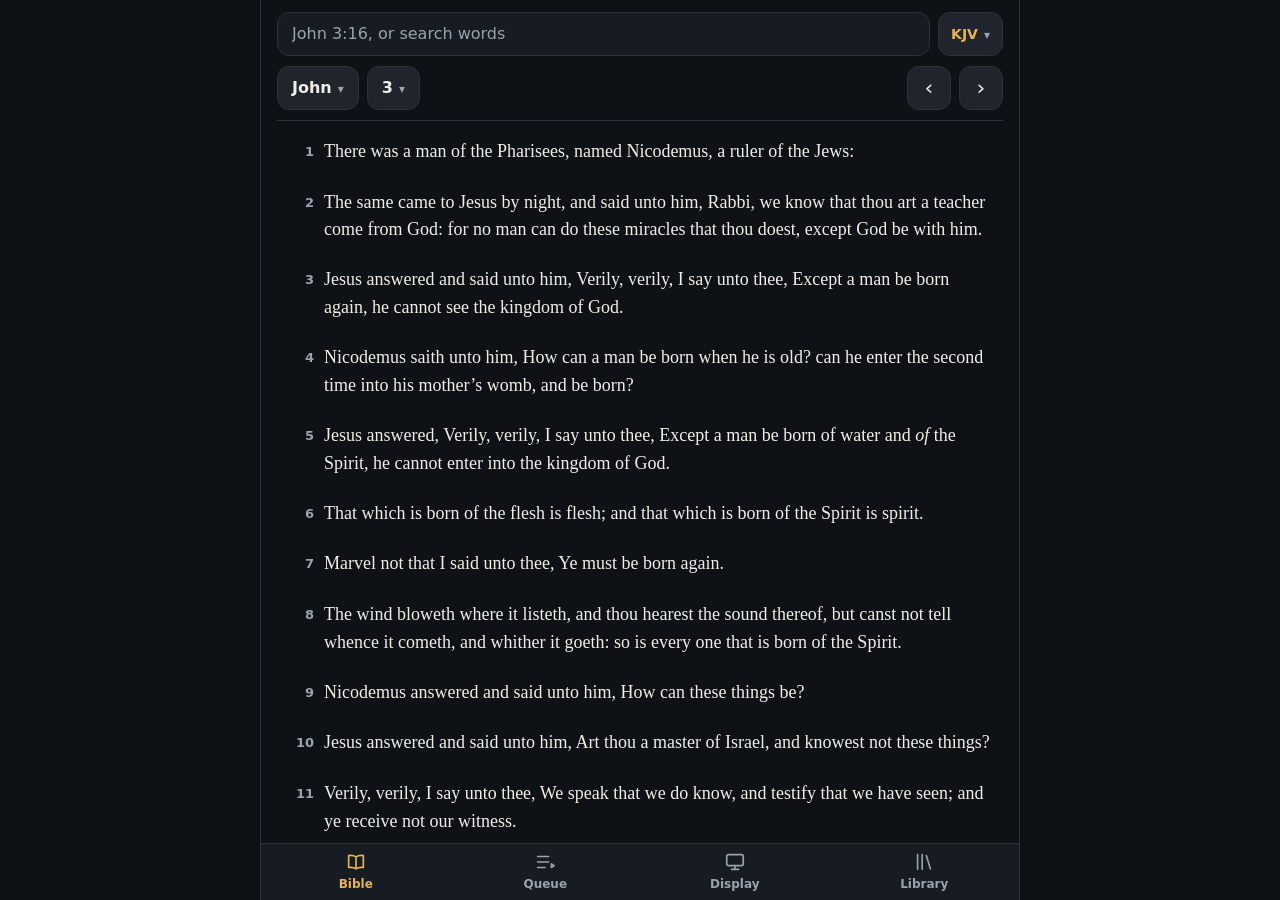
<file: verse/index.html>
<!doctype html>
<html lang="en">
<head>
  <meta charset="utf-8">
  <meta name="viewport" content="width=device-width, initial-scale=1, viewport-fit=cover">
  <title>VerseBeam</title>
  <meta name="description" content="Project Bible verses from your phone to a screen or projector. Works offline.">
  <meta name="theme-color" content="#0E1116">
  <meta name="mobile-web-app-capable" content="yes">
  <meta name="apple-mobile-web-app-capable" content="yes">
  <meta name="apple-mobile-web-app-status-bar-style" content="black-translucent">
  <meta name="apple-mobile-web-app-title" content="VerseBeam">
  <link rel="manifest" href="manifest.webmanifest">
  <link rel="icon" href="icons/icon.svg" type="image/svg+xml">
  <link rel="apple-touch-icon" href="icons/icon-180.png">
  <link rel="stylesheet" href="styles.css">
</head>
<body>
  <div id="app">
    <main id="main">
      <section id="tab-bible" class="tab">
        <div class="reader-head">
          <form id="searchForm" class="search" role="search">
            <input id="search" type="search" placeholder="John 3:16, or search words" autocomplete="off" autocapitalize="off" spellcheck="false" enterkeyhint="search" aria-label="Go to a verse or search">
            <button type="button" id="versionBtn" class="chip" aria-label="Change Bible version"></button>
          </form>
          <div class="navrow">
            <button type="button" id="bookBtn" class="pill"></button>
            <button type="button" id="chapterBtn" class="pill"></button>
            <span class="spacer"></span>
            <button type="button" id="prevCh" class="icon-btn" aria-label="Previous chapter">‹</button>
            <button type="button" id="nextCh" class="icon-btn" aria-label="Next chapter">›</button>
          </div>
        </div>
        <div id="results" class="results" hidden></div>
        <ol id="verses" class="verses"></ol>
      </section>
      <section id="tab-queue" class="tab" hidden></section>
      <section id="tab-display" class="tab" hidden></section>
      <section id="tab-library" class="tab" hidden></section>
    </main>

    <div id="selbar" class="bar selbar" hidden></div>
    <div id="livebar" class="bar livebar" hidden></div>

    <nav class="tabs" id="tabs" aria-label="Sections"></nav>
  </div>

  <div id="present" class="present" hidden>
    <div id="presentStage" class="stage"></div>
    <div id="presentHint" class="present-hint" hidden></div>
    <div id="presentBar" class="present-bar" hidden>
      <button type="button" data-act="exit">Exit</button>
      <button type="button" data-act="prev" aria-label="Previous">‹</button>
      <span id="presentInfo" class="present-info"></span>
      <button type="button" data-act="next" aria-label="Next">›</button>
      <button type="button" data-act="blank">Blank</button>
    </div>
  </div>

  <dialog id="sheet" class="sheet"></dialog>
  <div id="toast" class="toast" role="status" hidden></div>

  <script type="module" src="js/app.js"></script>
</body>
</html>
</file>
<file: verse/styles.css>
:root {
  --bg: #0E1116;
  --surface: #171B22;
  --surface-2: #1F242D;
  --line: #2B323D;
  --text: #F1EEE8;
  --muted: #9AA3B0;
  --accent: #E8B44C;
  --accent-ink: #2A1D00;
  --live: #E5484D;
  --radius: 14px;
  --safe-b: env(safe-area-inset-bottom, 0px);
  --safe-t: env(safe-area-inset-top, 0px);
  color-scheme: dark;
}

* { box-sizing: border-box; }
html, body { height: 100%; }
body {
  margin: 0;
  background: var(--bg);
  color: var(--text);
  font: 16px/1.5 system-ui, -apple-system, "Segoe UI", Roboto, sans-serif;
  -webkit-tap-highlight-color: transparent;
  overscroll-behavior: none;
}
button, input, select, textarea { font: inherit; color: inherit; }
button { cursor: pointer; border: 0; background: none; padding: 0; }
[hidden] { display: none !important; }
h2 { font-size: 20px; margin: 0 0 4px; letter-spacing: -.01em; }
h3 { font-size: 13px; margin: 0 0 10px; color: var(--muted); text-transform: uppercase; letter-spacing: .08em; font-weight: 600; }
p { margin: 0 0 10px; }
a { color: var(--accent); }
.muted { color: var(--muted); }
.small { font-size: 14px; }

#app { height: 100dvh; display: flex; flex-direction: column; max-width: 760px; margin: 0 auto; padding-top: var(--safe-t); }
#main { flex: 1; overflow-y: auto; -webkit-overflow-scrolling: touch; }
.tab { padding: 0 16px 24px; }
#tab-queue, #tab-display, #tab-library { padding-top: 20px; }

/* Buttons */
.btn { display: inline-flex; align-items: center; justify-content: center; gap: 8px; min-height: 44px; padding: 0 16px; border-radius: 12px; background: var(--surface-2); border: 1px solid var(--line); font-weight: 600; }
.btn.primary { background: var(--accent); color: var(--accent-ink); border-color: transparent; }
.btn.live { background: var(--live); color: #fff; border-color: transparent; }
.btn.ghost { background: none; }
.btn.block { width: 100%; }
.btn:disabled { opacity: .45; cursor: default; }
.btn:active:not(:disabled), .pill:active, .chip:active, .icon-btn:active { transform: scale(.97); }
.icon-btn { width: 44px; height: 44px; border-radius: 12px; background: var(--surface-2); border: 1px solid var(--line); font-size: 22px; line-height: 1; display: inline-grid; place-items: center; flex: none; }
.pill { min-height: 44px; padding: 0 14px; border-radius: 12px; background: var(--surface-2); border: 1px solid var(--line); font-weight: 600; white-space: nowrap; overflow: hidden; text-overflow: ellipsis; }
.pill::after, .chip::after { content: "▾"; margin-left: 6px; color: var(--muted); font-size: 12px; }
.chip { min-height: 44px; padding: 0 12px; border-radius: 12px; background: var(--surface-2); border: 1px solid var(--line); color: var(--accent); font-weight: 700; font-size: 14px; white-space: nowrap; flex: none; }
.spacer { flex: 1; }
:focus-visible { outline: 2px solid var(--accent); outline-offset: 2px; }

/* Reader */
.reader-head { position: sticky; top: 0; z-index: 5; background: var(--bg); padding: 12px 0 10px; display: grid; gap: 10px; border-bottom: 1px solid var(--line); margin-bottom: 6px; }
.search { display: flex; gap: 8px; }
.search input { flex: 1; min-width: 0; min-height: 44px; border-radius: 12px; border: 1px solid var(--line); background: var(--surface); padding: 0 14px; }
.search input::placeholder { color: var(--muted); }
.navrow { display: flex; gap: 8px; align-items: center; }
.navrow .pill { min-width: 0; }

.verses { list-style: none; margin: 0; padding: 0; }
.verse { display: flex; gap: 10px; padding: 10px 10px; border-radius: 12px; font-family: Georgia, "Times New Roman", serif; font-size: 18px; line-height: 1.55; cursor: pointer; user-select: none; -webkit-user-select: none; border: 1px solid transparent; }
.verse .n { flex: none; min-width: 26px; text-align: right; font: 600 13px/2.2 system-ui, sans-serif; color: var(--muted); }
.verse.sel { background: rgba(232, 180, 76, .13); border-color: rgba(232, 180, 76, .45); }
.verse.sel .n { color: var(--accent); }
.verse.live { box-shadow: inset 3px 0 0 var(--live); }
.verse.live .n { color: var(--live); }
.verse.empty .t { color: var(--muted); font-style: italic; font-size: 15px; }
.sw { text-decoration: underline dotted rgba(232, 180, 76, .7); text-underline-offset: 4px; }
.sw:active { color: var(--accent); }
.chapter-end { display: flex; gap: 10px; padding: 18px 0 6px; }
.chapter-end .btn { flex: 1; }
.empty-note { padding: 28px 8px; text-align: center; color: var(--muted); }

.results { padding-bottom: 8px; }
.result { display: block; width: 100%; text-align: left; padding: 12px 10px; border-bottom: 1px solid var(--line); }
.result b { display: block; font-size: 14px; color: var(--accent); margin-bottom: 2px; }
.result span { color: var(--muted); font-size: 15px; display: -webkit-box; -webkit-line-clamp: 3; -webkit-box-orient: vertical; overflow: hidden; }
.result mark { background: none; color: var(--text); font-weight: 700; }
.result.go { background: var(--surface); border: 1px solid var(--line); border-radius: 12px; margin: 6px 0; }
.results-note { padding: 10px; color: var(--muted); font-size: 14px; }

/* Bars above the tab strip */
.bar { border-top: 1px solid var(--line); background: var(--surface); padding: 10px 12px; display: flex; align-items: center; gap: 8px; }
.bar .label { flex: 1; min-width: 0; }
.bar .label b { display: block; white-space: nowrap; overflow: hidden; text-overflow: ellipsis; }
.bar .label span { display: block; font-size: 13px; color: var(--muted); white-space: nowrap; overflow: hidden; text-overflow: ellipsis; }
.bar .btn { min-height: 44px; padding: 0 14px; }
.bar .icon-btn { background: none; border-color: transparent; }
.livebar { background: #1c1416; border-top-color: #4a2326; }
.livebar .dot { width: 10px; height: 10px; border-radius: 50%; background: var(--live); flex: none; box-shadow: 0 0 0 4px rgba(229, 72, 77, .2); }
.livebar.blanked .dot { background: var(--muted); box-shadow: none; }
.livebar .thumb { width: 78px; flex: none; border-radius: 6px; overflow: hidden; border: 1px solid var(--line); }

.tabs { display: flex; border-top: 1px solid var(--line); background: var(--surface); padding-bottom: var(--safe-b); }
.tabs button { flex: 1; min-height: 56px; display: grid; place-items: center; align-content: center; gap: 2px; font-size: 12px; font-weight: 600; color: var(--muted); position: relative; }
.tabs button svg { width: 22px; height: 22px; }
.tabs button[aria-current="page"] { color: var(--accent); }
.tabs .count { position: absolute; top: 6px; left: calc(50% + 8px); min-width: 18px; height: 18px; border-radius: 9px; background: var(--accent); color: var(--accent-ink); font-size: 11px; line-height: 18px; padding: 0 5px; }

/* Cards and lists */
.card { background: var(--surface); border: 1px solid var(--line); border-radius: var(--radius); padding: 16px; margin-bottom: 14px; }
.card > :last-child { margin-bottom: 0; }
.row { display: flex; align-items: center; gap: 10px; }
.row.wrap { flex-wrap: wrap; }
.list { list-style: none; margin: 0; padding: 0; }
.list li { display: flex; align-items: center; gap: 8px; padding: 10px 0; border-bottom: 1px solid var(--line); }
.list li:last-child { border-bottom: 0; padding-bottom: 0; }
.list li:first-child { padding-top: 0; }
.list .main { flex: 1; min-width: 0; text-align: left; }
.list .main b { display: block; white-space: nowrap; overflow: hidden; text-overflow: ellipsis; }
.list .main span { display: block; font-size: 14px; color: var(--muted); white-space: nowrap; overflow: hidden; text-overflow: ellipsis; }
.list .icon-btn { width: 40px; height: 40px; font-size: 16px; }
.list li.playing .main b { color: var(--live); }
.tag { font-size: 11px; font-weight: 700; letter-spacing: .06em; padding: 2px 7px; border-radius: 6px; background: var(--surface-2); color: var(--muted); border: 1px solid var(--line); }
.tag.on { color: var(--accent); border-color: rgba(232, 180, 76, .5); }
.steps { margin: 0; padding-left: 20px; color: var(--muted); font-size: 15px; }
.steps li { margin-bottom: 6px; }
.steps b { color: var(--text); font-weight: 600; }

/* Display settings */
.preview-wrap { position: sticky; top: 0; z-index: 4; background: var(--bg); padding-bottom: 12px; }
.preview-wrap .stage { border-radius: 12px; border: 1px solid var(--line); max-height: 34dvh; margin: 0 auto; }
.field { display: grid; gap: 6px; margin-bottom: 14px; }
.field > span { font-size: 14px; color: var(--muted); }
.field:last-child { margin-bottom: 0; }
.swatches { display: grid; grid-template-columns: repeat(auto-fill, minmax(84px, 1fr)); gap: 8px; }
.swatch { height: 56px; border-radius: 10px; border: 2px solid var(--line); display: grid; place-items: center; font-weight: 700; font-size: 13px; font-family: Georgia, serif; }
.swatch[aria-pressed="true"] { border-color: var(--accent); }
.seg { display: flex; background: var(--surface-2); border: 1px solid var(--line); border-radius: 12px; padding: 3px; gap: 3px; }
.seg button { flex: 1; min-height: 38px; border-radius: 9px; font-size: 14px; font-weight: 600; color: var(--muted); }
.seg button[aria-pressed="true"] { background: var(--accent); color: var(--accent-ink); }
input[type="range"] { width: 100%; accent-color: var(--accent); height: 32px; }
input[type="color"] { width: 52px; height: 44px; border: 1px solid var(--line); border-radius: 10px; background: var(--surface-2); padding: 4px; }
.switch { display: flex; align-items: center; justify-content: space-between; gap: 12px; min-height: 44px; }
.switch input { width: 22px; height: 22px; accent-color: var(--accent); }
input[type="text"], textarea { width: 100%; min-height: 44px; border-radius: 12px; border: 1px solid var(--line); background: var(--surface-2); padding: 10px 12px; }
textarea { min-height: 120px; resize: vertical; }

/* The projected slide */
.stage { position: relative; aspect-ratio: 16 / 9; width: 100%; overflow: hidden; background: #000; }
.stage-bg, .stage-dim, .stage-body { position: absolute; inset: 0; }
.stage-bg { background-size: cover; background-position: center; }
.stage-body { display: flex; flex-direction: column; padding: calc(var(--sh, 300px) * .055) calc(var(--sw, 500px) * .06); gap: calc(var(--sh, 300px) * .025); transition: opacity .25s ease; }
.stage.blank .stage-body, .stage.blank .stage-bg, .stage.blank .stage-dim { opacity: 0; }
.stage-bg, .stage-dim { transition: opacity .25s ease; }
.stage-box { flex: 1; min-height: 0; display: flex; overflow: hidden; }
.stage-text { width: 100%; margin: auto 0; line-height: 1.32; text-wrap: balance; overflow-wrap: break-word; }
.stage-text sup { font-size: .5em; opacity: .7; margin-right: .25em; font-weight: 600; vertical-align: .6em; line-height: 0; }
.stage-title { font-size: .62em; opacity: .85; margin-bottom: .5em; font-weight: 600; }
.stage-ref { flex: none; font-family: system-ui, -apple-system, "Segoe UI", sans-serif; font-weight: 700; letter-spacing: .02em; font-size: calc(var(--sh, 300px) * .046); line-height: 1.2; }
.stage-ref small { font-weight: 600; opacity: .75; font-size: .8em; margin-left: .5em; }
.stage.shadow .stage-text, .stage.shadow .stage-ref { text-shadow: 0 .06em .22em rgba(0, 0, 0, .75); }

/* Full-screen presenting */
.present { position: fixed; inset: 0; z-index: 50; background: #000; touch-action: none; user-select: none; -webkit-user-select: none; }
.present .stage { width: 100%; height: 100%; aspect-ratio: auto; }
.present-bar { position: absolute; left: 50%; bottom: calc(16px + var(--safe-b)); transform: translateX(-50%); display: flex; align-items: center; gap: 6px; padding: 6px; border-radius: 16px; background: rgba(20, 22, 28, .92); border: 1px solid rgba(255, 255, 255, .16); max-width: calc(100% - 24px); }
.present-bar button { min-width: 48px; min-height: 44px; padding: 0 14px; border-radius: 11px; font-weight: 700; color: #fff; }
.present-bar button:active { background: rgba(255, 255, 255, .14); }
.present-bar button[data-act="exit"] { color: #ff9a9d; }
.present-info { color: rgba(255, 255, 255, .7); font-size: 13px; padding: 0 6px; white-space: nowrap; overflow: hidden; text-overflow: ellipsis; max-width: 34vw; }
.present-hint { position: absolute; left: 50%; top: calc(14px + var(--safe-t)); transform: translateX(-50%); padding: 8px 14px; border-radius: 12px; background: rgba(20, 22, 28, .9); color: rgba(255, 255, 255, .85); font-size: 13px; text-align: center; max-width: calc(100% - 24px); pointer-events: none; }
body.output-mode #app { display: none; }
body.output-mode .present { cursor: none; }
body.output-mode .present.show-hint { cursor: default; }

/* Sheets */
.sheet { border: 0; padding: 0; margin: auto auto 0; width: 100%; max-width: 760px; max-height: 88dvh; background: var(--surface); color: var(--text); border-radius: 20px 20px 0 0; overflow: hidden; }
.sheet[open] { display: flex; flex-direction: column; }
.sheet::backdrop { background: rgba(0, 0, 0, .6); }
.sheet-head { display: flex; align-items: center; gap: 10px; padding: 14px 16px; border-bottom: 1px solid var(--line); }
.sheet-head h2 { flex: 1; margin: 0; font-size: 18px; white-space: nowrap; overflow: hidden; text-overflow: ellipsis; }
.sheet-body { overflow-y: auto; padding: 16px 16px calc(20px + var(--safe-b)); }
.grid { display: grid; gap: 8px; }
.grid.books { grid-template-columns: repeat(auto-fill, minmax(140px, 1fr)); }
.grid.nums { grid-template-columns: repeat(auto-fill, minmax(52px, 1fr)); }
.grid button { min-height: 46px; padding: 0 10px; border-radius: 11px; background: var(--surface-2); border: 1px solid var(--line); font-weight: 600; text-align: center; overflow: hidden; text-overflow: ellipsis; white-space: nowrap; }
.grid button[aria-current="true"] { background: var(--accent); color: var(--accent-ink); border-color: transparent; }
.grid button:disabled { opacity: .3; }
.lex-word { font-size: 34px; line-height: 1.2; margin-bottom: 2px; }
.lex-entry { padding-bottom: 14px; margin-bottom: 14px; border-bottom: 1px solid var(--line); }
.lex-entry:last-of-type { border-bottom: 0; }
.lex-entry dl { margin: 10px 0 12px; display: grid; gap: 8px; }
.lex-entry dt { font-size: 12px; text-transform: uppercase; letter-spacing: .08em; color: var(--muted); }
.lex-entry dd { margin: 0; }

.toast { position: fixed; left: 50%; top: calc(14px + var(--safe-t)); transform: translateX(-50%); z-index: 80; background: #f1eee8; color: #14171c; padding: 10px 16px; border-radius: 12px; font-weight: 600; font-size: 14px; max-width: calc(100% - 32px); text-align: center; box-shadow: 0 8px 30px rgba(0, 0, 0, .45); }

@media (min-width: 761px) {
  #app { border-left: 1px solid var(--line); border-right: 1px solid var(--line); }
  .sheet { margin: auto; border-radius: 20px; }
}
@media (prefers-reduced-motion: reduce) {
  * { transition: none !important; }
}
</file>
